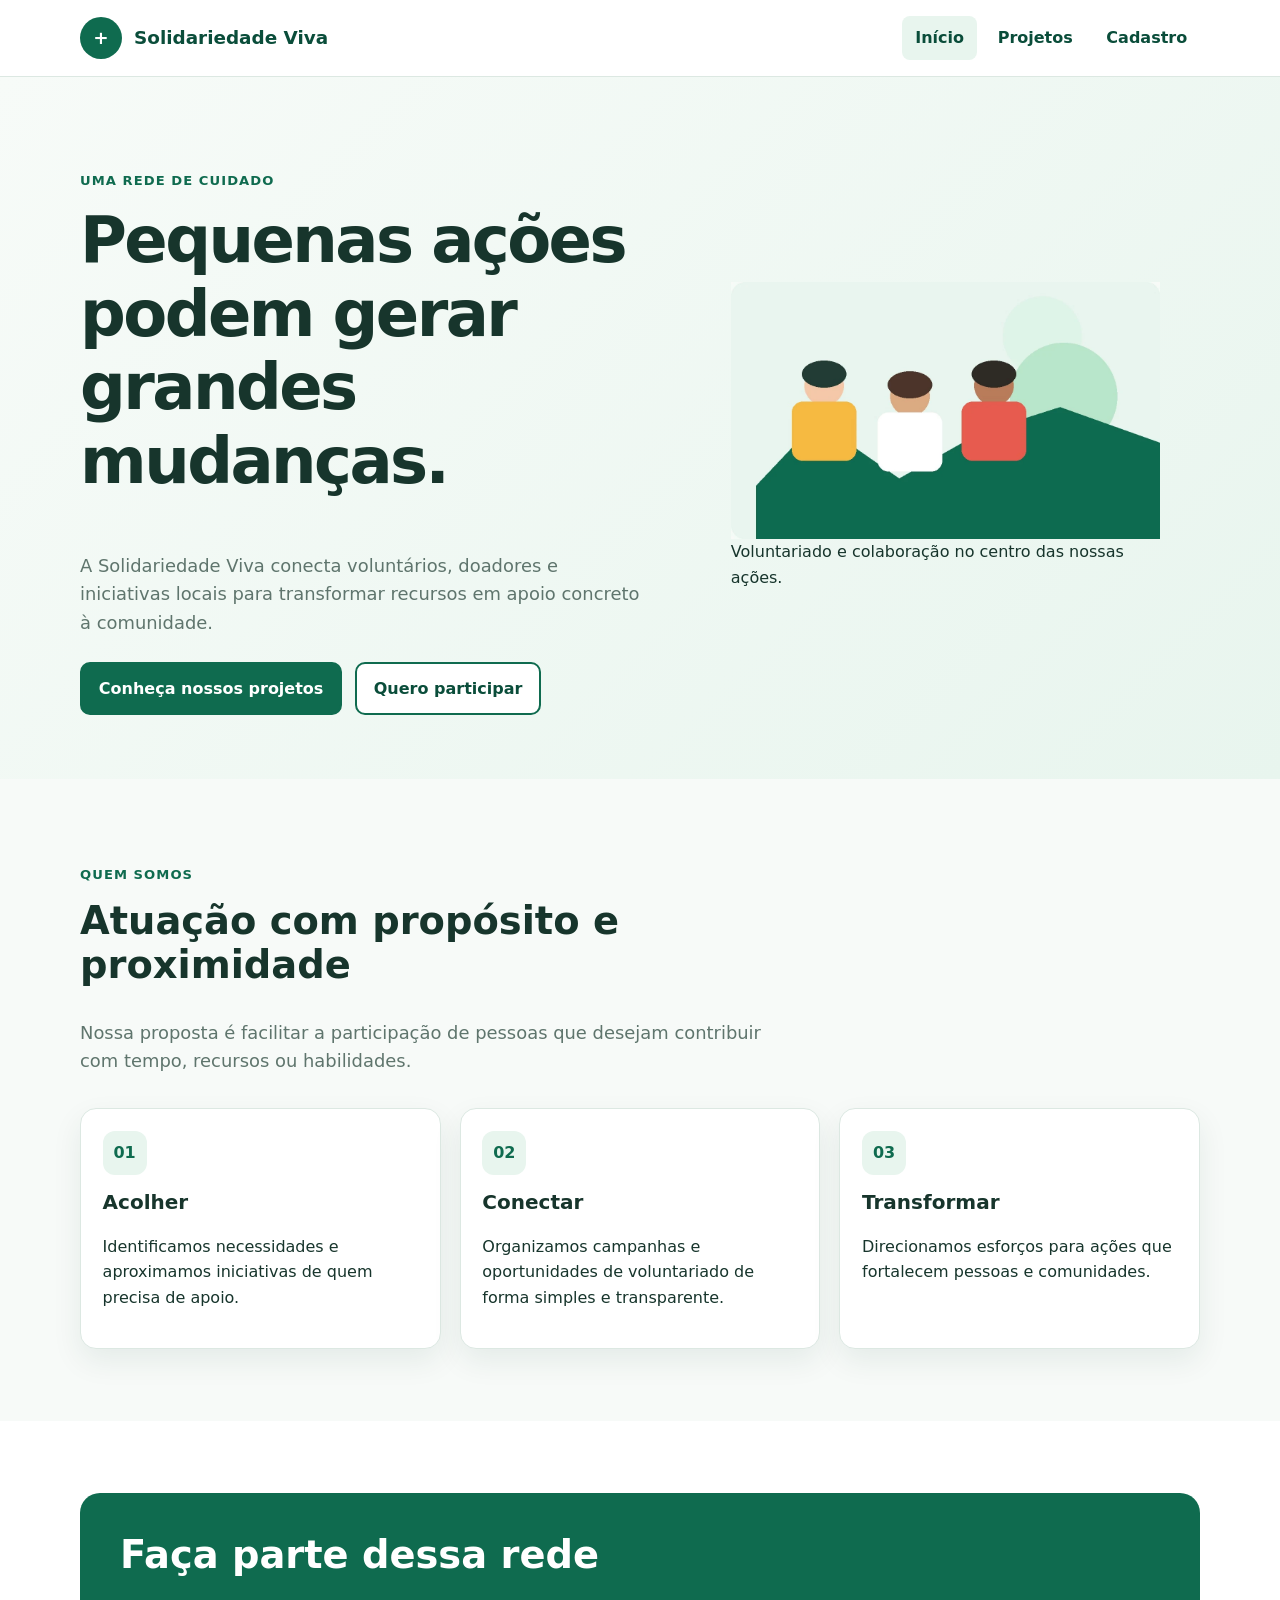
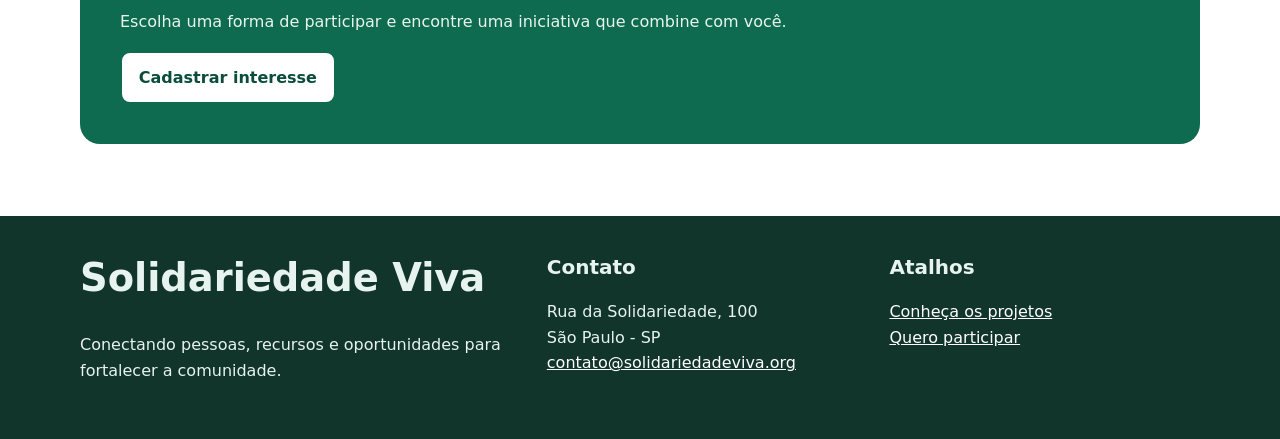
<file: projeto_ong/index.html>
<!doctype html>
<html lang="pt-BR">
<head>
<meta charset="utf-8"><meta name="viewport" content="width=device-width,initial-scale=1">
<meta name="description" content="Solidariedade Viva: iniciativas de doação e voluntariado para fortalecer a comunidade.">
<title>Solidariedade Viva | Início</title><link rel="stylesheet" href="css/style.css">
</head><body><a class="skip-link" href="#conteudo">Pular para o conteúdo</a>
<header class="site-header">
  <div class="container navbar">
    <a class="brand" href="index.html"><span class="logo-mark" aria-hidden="true">+</span> Solidariedade Viva</a>
    <nav aria-label="Navegação principal" class="nav-links">
      <a href="index.html" class="active">Início</a>
      <a href="projetos.html" >Projetos</a>
      <a href="cadastro.html" >Cadastro</a>
    </nav>
  </div>
</header>
<main id="conteudo">
<section class="hero"><div class="container hero-grid">
<div><p class="eyebrow">Uma rede de cuidado</p><h1>Pequenas ações podem gerar grandes mudanças.</h1>
<p class="lead">A Solidariedade Viva conecta voluntários, doadores e iniciativas locais para transformar recursos em apoio concreto à comunidade.</p>
<div class="actions"><a class="btn btn-primary" href="projetos.html">Conheça nossos projetos</a><a class="btn btn-secondary" href="cadastro.html">Quero participar</a></div></div>
<figure><picture><source srcset="img/ong.webp" type="image/webp"><img src="img/ong.jpg" alt="Grupo de voluntários reunidos em uma ação comunitária"></picture><figcaption>Voluntariado e colaboração no centro das nossas ações.</figcaption></figure>
</div></section>
<section class="section"><div class="container"><div class="section-head"><p class="eyebrow">Quem somos</p><h2>Atuação com propósito e proximidade</h2><p class="lead">Nossa proposta é facilitar a participação de pessoas que desejam contribuir com tempo, recursos ou habilidades.</p></div>
<div class="grid-3"><article class="card"><div class="card-body"><div class="icon" aria-hidden="true">01</div><h3>Acolher</h3><p>Identificamos necessidades e aproximamos iniciativas de quem precisa de apoio.</p></div></article>
<article class="card"><div class="card-body"><div class="icon" aria-hidden="true">02</div><h3>Conectar</h3><p>Organizamos campanhas e oportunidades de voluntariado de forma simples e transparente.</p></div></article>
<article class="card"><div class="card-body"><div class="icon" aria-hidden="true">03</div><h3>Transformar</h3><p>Direcionamos esforços para ações que fortalecem pessoas e comunidades.</p></div></article></div></div></section>
<section class="section alt"><div class="container"><div class="cta"><h2>Faça parte dessa rede</h2><p>Escolha uma forma de participar e encontre uma iniciativa que combine com você.</p><a class="btn btn-secondary" href="cadastro.html">Cadastrar interesse</a></div></div></section>
</main><footer class="site-footer">
  <div class="container footer-grid">
    <div><h2>Solidariedade Viva</h2><p>Conectando pessoas, recursos e oportunidades para fortalecer a comunidade.</p></div>
    <div><h3>Contato</h3><address>Rua da Solidariedade, 100<br>São Paulo - SP<br><a href="mailto:contato@solidariedadeviva.org">contato@solidariedadeviva.org</a></address></div>
    <div><h3>Atalhos</h3><p><a href="projetos.html">Conheça os projetos</a><br><a href="cadastro.html">Quero participar</a></p></div>
  </div>
</footer></body></html>
</file>
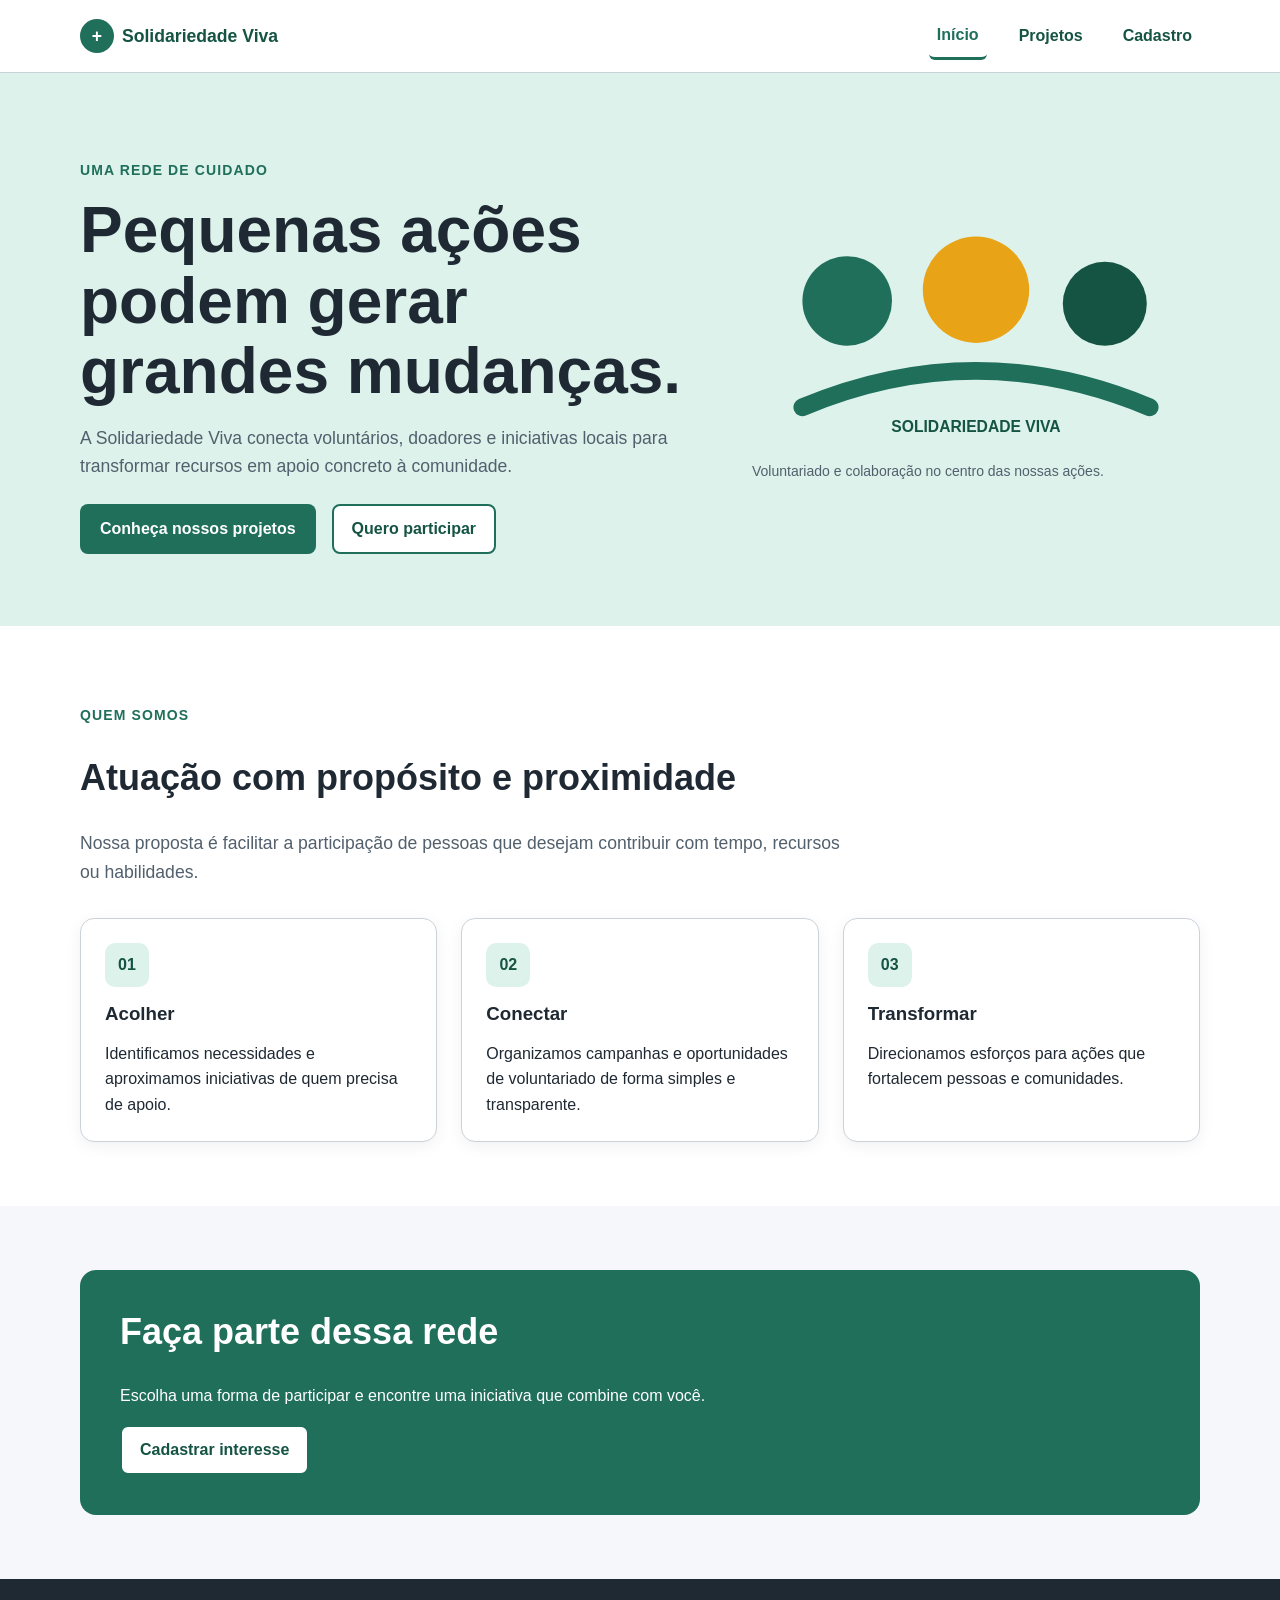
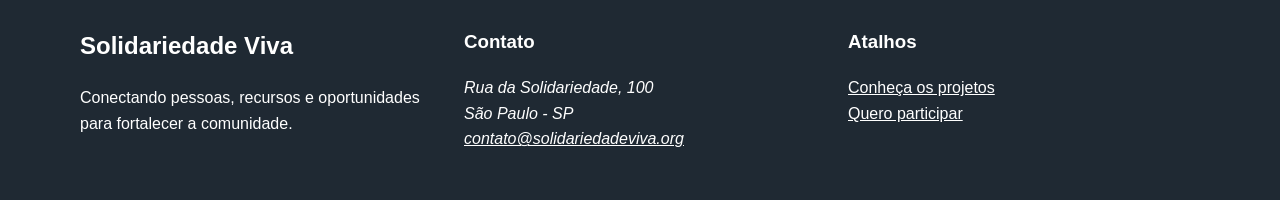
<file: projeto_solidariedade_viva_css3_completo/index.html>
<!doctype html>
<html lang="pt-BR">
<head><meta charset="utf-8"><meta name="viewport" content="width=device-width,initial-scale=1">
<meta name="description" content="Solidariedade Viva: plataforma para divulgação de projetos, doações e voluntariado."><title>Solidariedade Viva | Início</title><link rel="stylesheet" href="css/style.css"></head>
<body><a class="skip-link" href="#conteudo">Pular para o conteúdo</a>
<header class="site-header"><div class="container navbar">
<a class="brand" href="index.html"><span class="logo-mark" aria-hidden="true">+</span> Solidariedade Viva</a>
<button class="menu-toggle" type="button" aria-expanded="false" aria-controls="menuPrincipal" aria-label="Abrir menu">☰</button>
<nav id="menuPrincipal" aria-label="Navegação principal" class="nav-links"><a href="index.html" class="active">Início</a><a href="projetos.html">Projetos</a><a href="cadastro.html">Cadastro</a></nav>
</div></header>
<main id="conteudo">
<section class="hero"><div class="container hero-grid"><div><p class="eyebrow">Uma rede de cuidado</p><h1>Pequenas ações podem gerar grandes mudanças.</h1><p class="lead">A Solidariedade Viva conecta voluntários, doadores e iniciativas locais para transformar recursos em apoio concreto à comunidade.</p><div class="actions"><a class="btn btn-primary" href="projetos.html">Conheça nossos projetos</a><a class="btn btn-secondary" href="cadastro.html">Quero participar</a></div></div><figure class="hero-figure"><img src="img/ong.svg" alt="Grupo de voluntários reunidos em uma ação comunitária"><figcaption>Voluntariado e colaboração no centro das nossas ações.</figcaption></figure></div></section>
<section class="section"><div class="container"><div class="section-head"><p class="eyebrow">Quem somos</p><h2>Atuação com propósito e proximidade</h2><p class="lead">Nossa proposta é facilitar a participação de pessoas que desejam contribuir com tempo, recursos ou habilidades.</p></div><div class="grid-3"><article class="card"><div class="card-body"><div class="icon" aria-hidden="true">01</div><h3>Acolher</h3><p>Identificamos necessidades e aproximamos iniciativas de quem precisa de apoio.</p></div></article><article class="card"><div class="card-body"><div class="icon" aria-hidden="true">02</div><h3>Conectar</h3><p>Organizamos campanhas e oportunidades de voluntariado de forma simples e transparente.</p></div></article><article class="card"><div class="card-body"><div class="icon" aria-hidden="true">03</div><h3>Transformar</h3><p>Direcionamos esforços para ações que fortalecem pessoas e comunidades.</p></div></article></div></div></section>
<section class="section alt"><div class="container"><div class="cta"><h2>Faça parte dessa rede</h2><p>Escolha uma forma de participar e encontre uma iniciativa que combine com você.</p><a class="btn btn-secondary" href="cadastro.html">Cadastrar interesse</a></div></div></section>
</main><footer class="site-footer"><div class="container footer-grid"><div><h2>Solidariedade Viva</h2><p>Conectando pessoas, recursos e oportunidades para fortalecer a comunidade.</p></div><div><h3>Contato</h3><address>Rua da Solidariedade, 100<br>São Paulo - SP<br><a href="mailto:contato@solidariedadeviva.org">contato@solidariedadeviva.org</a></address></div><div><h3>Atalhos</h3><p><a href="projetos.html">Conheça os projetos</a><br><a href="cadastro.html">Quero participar</a></p></div></div></footer>
<script src="js/script.js"></script></body></html>
</file>
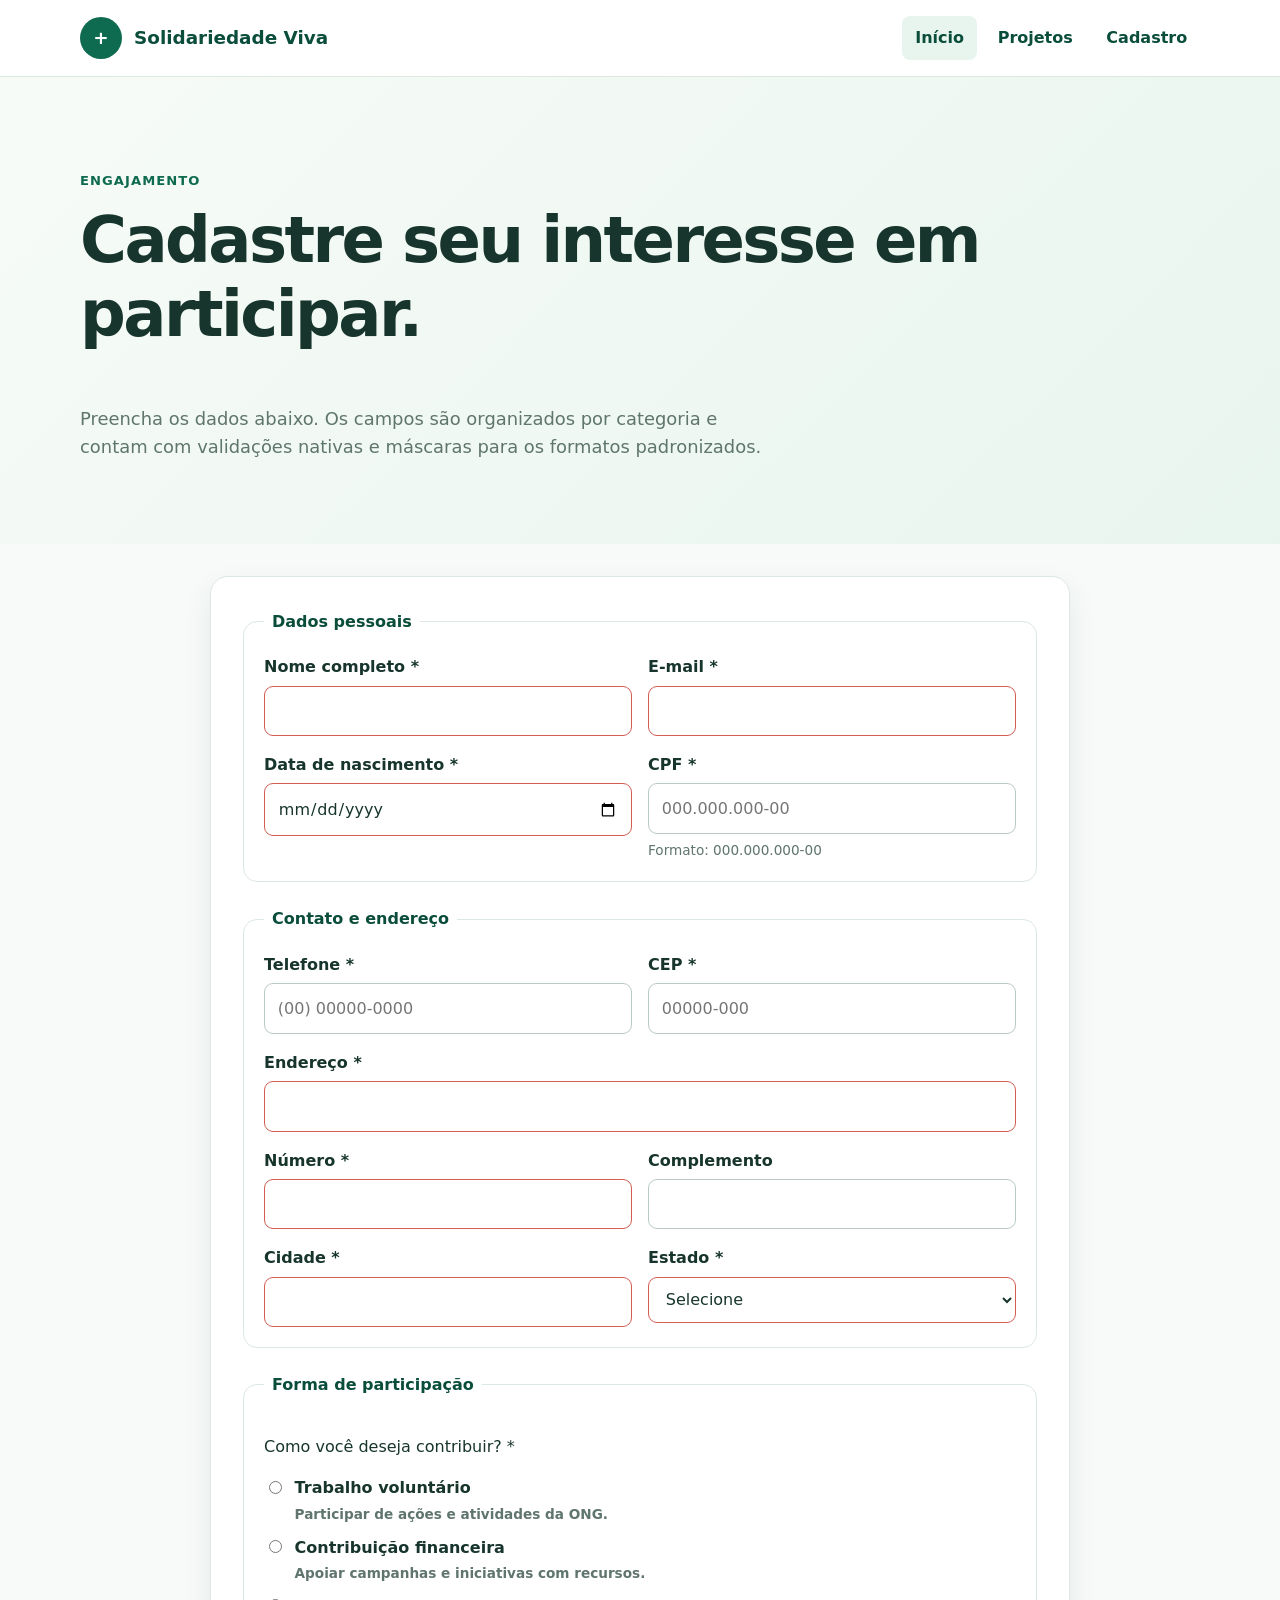
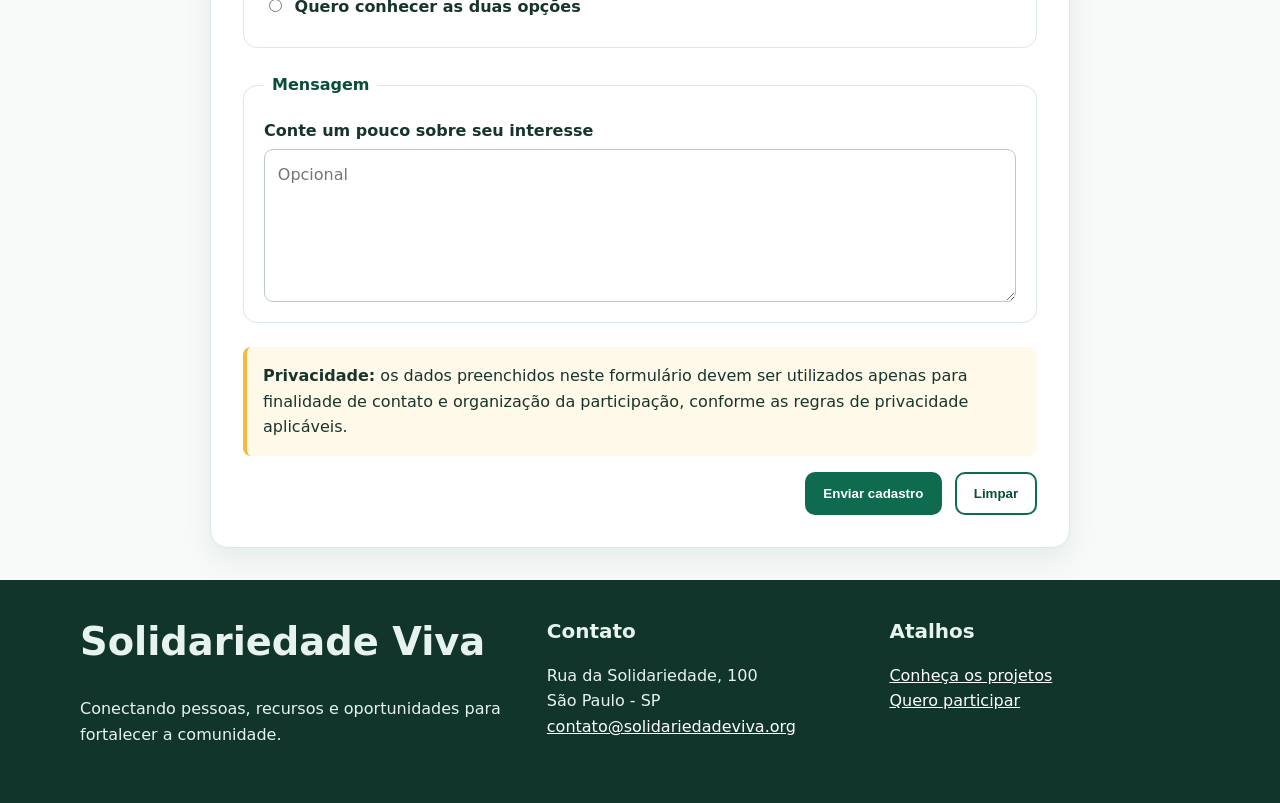
<file: projeto_ong/cadastro.html>
<!doctype html>
<html lang="pt-BR">
<head><meta charset="utf-8"><meta name="viewport" content="width=device-width,initial-scale=1">
<meta name="description" content="Cadastre seu interesse em voluntariado ou contribuição para a Solidariedade Viva.">
<title>Solidariedade Viva | Cadastro</title><link rel="stylesheet" href="css/style.css"></head><body>
<a class="skip-link" href="#conteudo">Pular para o conteúdo</a>
<header class="site-header">
  <div class="container navbar">
    <a class="brand" href="index.html"><span class="logo-mark" aria-hidden="true">+</span> Solidariedade Viva</a>
    <nav aria-label="Navegação principal" class="nav-links">
      <a href="index.html" class="active">Início</a>
      <a href="projetos.html" >Projetos</a>
      <a href="cadastro.html" >Cadastro</a>
    </nav>
  </div>
</header>
<main id="conteudo"><section class="hero"><div class="container"><p class="eyebrow">Engajamento</p><h1>Cadastre seu interesse em participar.</h1><p class="lead">Preencha os dados abaixo. Os campos são organizados por categoria e contam com validações nativas e máscaras para os formatos padronizados.</p></div></section>
<div class="container"><form id="cadastroForm" class="form-wrap" action="#" method="post" novalidate>
<fieldset><legend>Dados pessoais</legend><div class="form-grid">
<div class="field"><label for="nome">Nome completo *</label><input id="nome" name="nome" type="text" autocomplete="name" required minlength="3"></div>
<div class="field"><label for="email">E-mail *</label><input id="email" name="email" type="email" autocomplete="email" required></div>
<div class="field"><label for="nascimento">Data de nascimento *</label><input id="nascimento" name="nascimento" type="date" autocomplete="bday" required></div>
<div class="field"><label for="cpf">CPF *</label><input id="cpf" name="cpf" type="text" inputmode="numeric" placeholder="000.000.000-00" maxlength="14" pattern="[0-9]{3}\.[0-9]{3}\.[0-9]{3}-[0-9]{2}" title="Digite o CPF no formato 000.000.000-00" required><span class="help">Formato: 000.000.000-00</span></div>
</div></fieldset>
<fieldset><legend>Contato e endereço</legend><div class="form-grid">
<div class="field"><label for="telefone">Telefone *</label><input id="telefone" name="telefone" type="tel" inputmode="tel" placeholder="(00) 00000-0000" maxlength="15" pattern="\([0-9]{2}\) [0-9]{5}-[0-9]{4}" title="Digite o telefone no formato (00) 00000-0000" autocomplete="tel" required></div>
<div class="field"><label for="cep">CEP *</label><input id="cep" name="cep" type="text" inputmode="numeric" placeholder="00000-000" maxlength="9" pattern="[0-9]{5}-[0-9]{3}" title="Digite o CEP no formato 00000-000" autocomplete="postal-code" required></div>
<div class="field full"><label for="endereco">Endereço *</label><input id="endereco" name="endereco" type="text" autocomplete="street-address" required></div>
<div class="field"><label for="numero">Número *</label><input id="numero" name="numero" type="number" min="1" required></div>
<div class="field"><label for="complemento">Complemento</label><input id="complemento" name="complemento" type="text" autocomplete="address-line2"></div>
<div class="field"><label for="cidade">Cidade *</label><input id="cidade" name="cidade" type="text" autocomplete="address-level2" required></div>
<div class="field"><label for="estado">Estado *</label><select id="estado" name="estado" autocomplete="address-level1" required><option value="">Selecione</option><option>AC</option><option>AL</option><option>AP</option><option>AM</option><option>BA</option><option>CE</option><option>DF</option><option>ES</option><option>GO</option><option>MA</option><option>MT</option><option>MS</option><option>MG</option><option>PA</option><option>PB</option><option>PR</option><option>PE</option><option>PI</option><option>RJ</option><option>RN</option><option>RS</option><option>RO</option><option>RR</option><option>SC</option><option>SP</option><option>SE</option><option>TO</option></select></div>
</div></fieldset>
<fieldset><legend>Forma de participação</legend>
<p>Como você deseja contribuir? *</p>
<label class="choice"><input type="radio" name="participacao" value="voluntariado" required> <span><strong>Trabalho voluntário</strong><br><span class="help">Participar de ações e atividades da ONG.</span></span></label>
<label class="choice"><input type="radio" name="participacao" value="doacao"> <span><strong>Contribuição financeira</strong><br><span class="help">Apoiar campanhas e iniciativas com recursos.</span></span></label>
<label class="choice"><input type="radio" name="participacao" value="ambos"> <span><strong>Quero conhecer as duas opções</strong></span></label>
</fieldset>
<fieldset><legend>Mensagem</legend><div class="field"><label for="mensagem">Conte um pouco sobre seu interesse</label><textarea id="mensagem" name="mensagem" rows="5" maxlength="500" placeholder="Opcional"></textarea></div></fieldset>
<div class="note"><strong>Privacidade:</strong> os dados preenchidos neste formulário devem ser utilizados apenas para finalidade de contato e organização da participação, conforme as regras de privacidade aplicáveis.</div>
<div class="form-actions" style="margin-top:1rem"><button class="btn btn-primary" type="submit">Enviar cadastro</button><button class="btn btn-secondary" type="reset">Limpar</button></div>
</form></div></main><footer class="site-footer">
  <div class="container footer-grid">
    <div><h2>Solidariedade Viva</h2><p>Conectando pessoas, recursos e oportunidades para fortalecer a comunidade.</p></div>
    <div><h3>Contato</h3><address>Rua da Solidariedade, 100<br>São Paulo - SP<br><a href="mailto:contato@solidariedadeviva.org">contato@solidariedadeviva.org</a></address></div>
    <div><h3>Atalhos</h3><p><a href="projetos.html">Conheça os projetos</a><br><a href="cadastro.html">Quero participar</a></p></div>
  </div>
</footer><script src="js/script.js"></script></body></html>
</file>
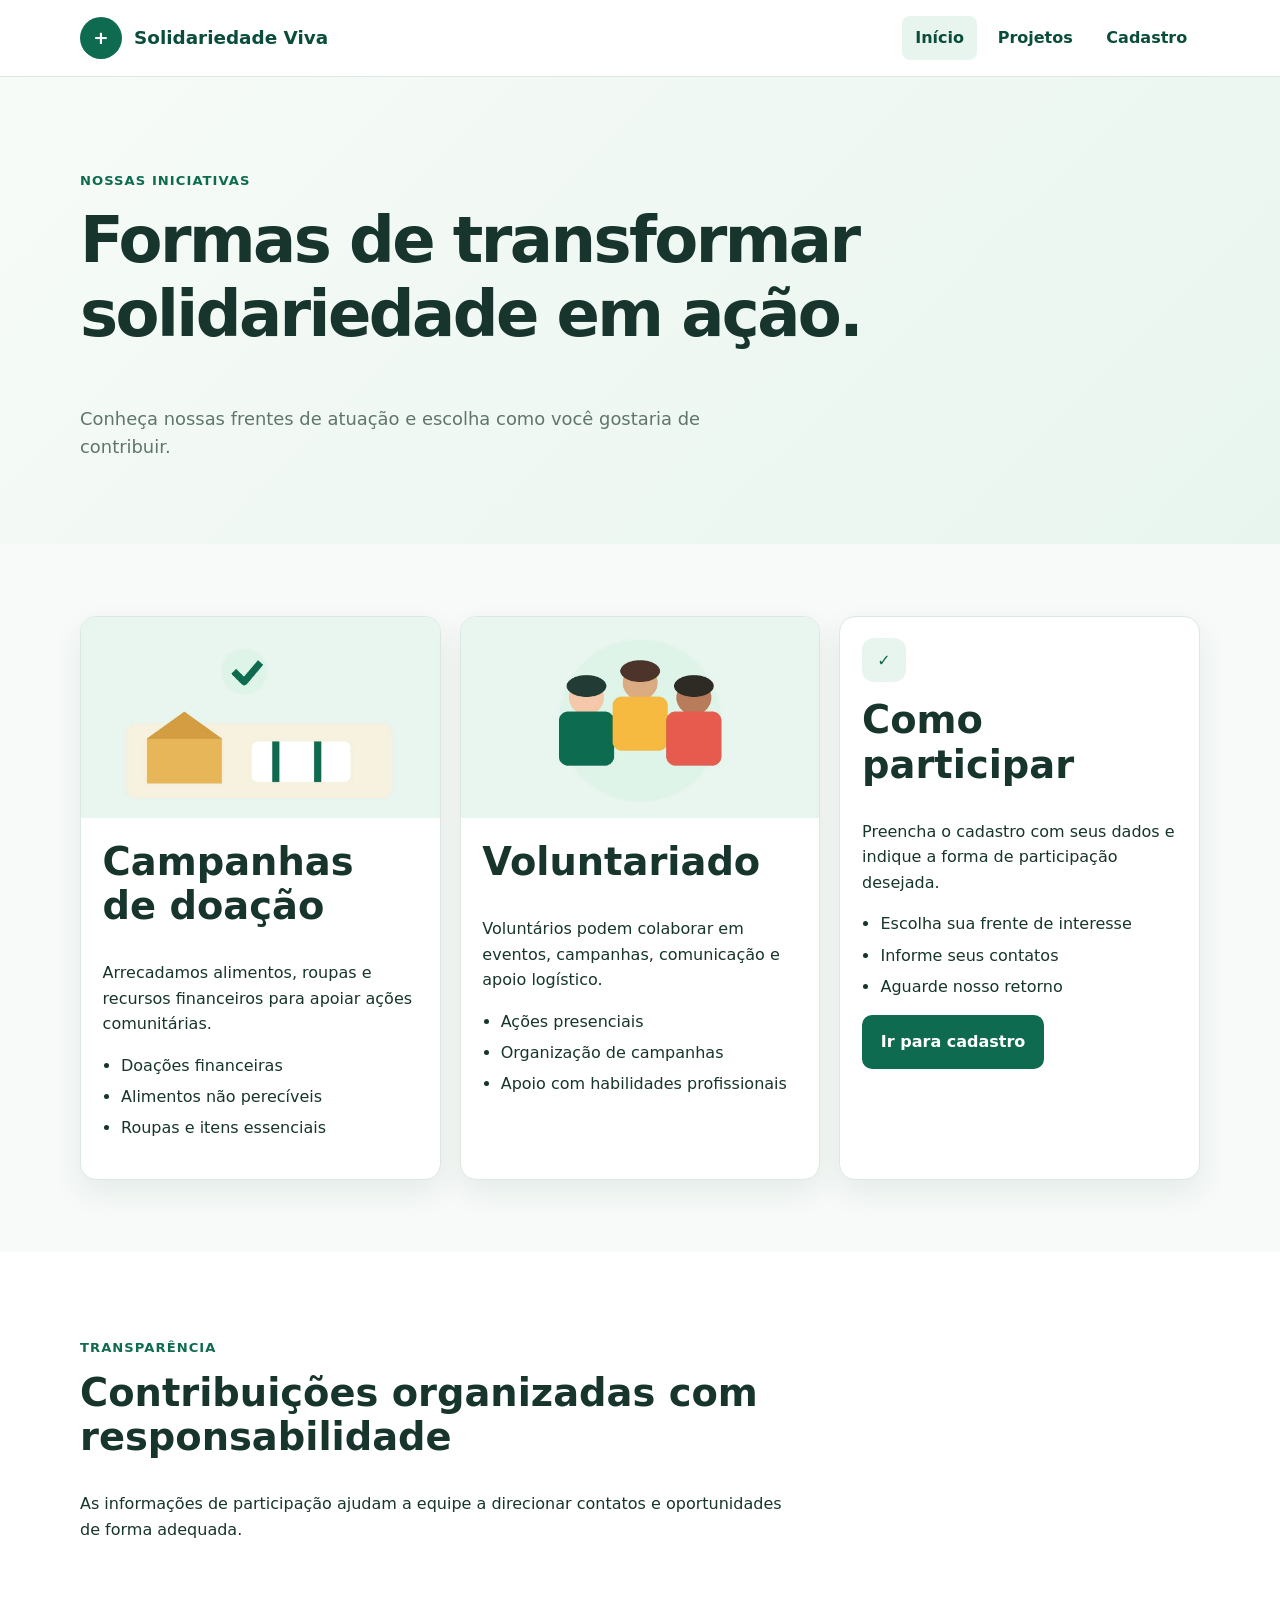
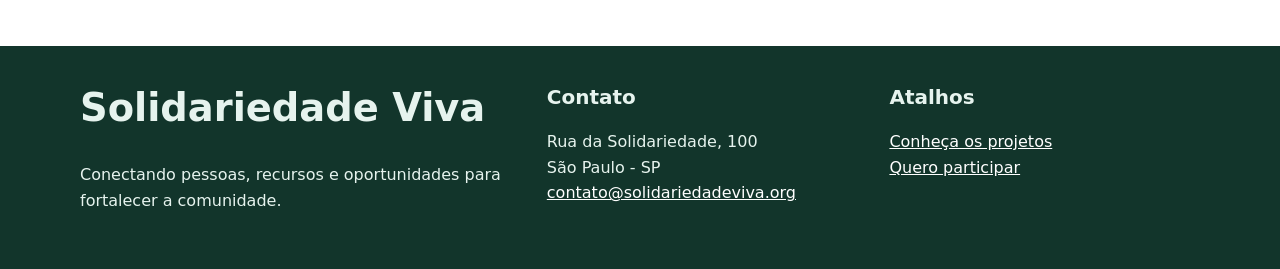
<file: projeto_ong/projetos.html>
<!doctype html>
<html lang="pt-BR">
<head><meta charset="utf-8"><meta name="viewport" content="width=device-width,initial-scale=1">
<meta name="description" content="Conheça as campanhas de doação e oportunidades de voluntariado da Solidariedade Viva.">
<title>Solidariedade Viva | Projetos</title><link rel="stylesheet" href="css/style.css"></head><body>
<a class="skip-link" href="#conteudo">Pular para o conteúdo</a>
<header class="site-header">
  <div class="container navbar">
    <a class="brand" href="index.html"><span class="logo-mark" aria-hidden="true">+</span> Solidariedade Viva</a>
    <nav aria-label="Navegação principal" class="nav-links">
      <a href="index.html" class="active">Início</a>
      <a href="projetos.html" >Projetos</a>
      <a href="cadastro.html" >Cadastro</a>
    </nav>
  </div>
</header>
<main id="conteudo"><section class="hero"><div class="container"><p class="eyebrow">Nossas iniciativas</p><h1>Formas de transformar solidariedade em ação.</h1><p class="lead">Conheça nossas frentes de atuação e escolha como você gostaria de contribuir.</p></div></section>
<section class="section"><div class="container grid-3">
<article class="card"><picture><source srcset="img/doacao.webp" type="image/webp"><img src="img/doacao.jpg" alt="Caixas e recursos organizados para uma campanha de doação"></picture><div class="card-body"><h2>Campanhas de doação</h2><p>Arrecadamos alimentos, roupas e recursos financeiros para apoiar ações comunitárias.</p><ul class="list"><li>Doações financeiras</li><li>Alimentos não perecíveis</li><li>Roupas e itens essenciais</li></ul></div></article>
<article class="card"><picture><source srcset="img/voluntariado.webp" type="image/webp"><img src="img/voluntariado.jpg" alt="Três voluntários colaborando em uma atividade comunitária"></picture><div class="card-body"><h2>Voluntariado</h2><p>Voluntários podem colaborar em eventos, campanhas, comunicação e apoio logístico.</p><ul class="list"><li>Ações presenciais</li><li>Organização de campanhas</li><li>Apoio com habilidades profissionais</li></ul></div></article>
<article class="card"><div class="card-body"><div class="icon" aria-hidden="true">✓</div><h2>Como participar</h2><p>Preencha o cadastro com seus dados e indique a forma de participação desejada.</p><ul class="list"><li>Escolha sua frente de interesse</li><li>Informe seus contatos</li><li>Aguarde nosso retorno</li></ul><a class="btn btn-primary" href="cadastro.html">Ir para cadastro</a></div></article>
</div></section>
<section class="section alt"><div class="container"><div class="section-head"><p class="eyebrow">Transparência</p><h2>Contribuições organizadas com responsabilidade</h2><p>As informações de participação ajudam a equipe a direcionar contatos e oportunidades de forma adequada.</p></div></div></section>
</main><footer class="site-footer">
  <div class="container footer-grid">
    <div><h2>Solidariedade Viva</h2><p>Conectando pessoas, recursos e oportunidades para fortalecer a comunidade.</p></div>
    <div><h3>Contato</h3><address>Rua da Solidariedade, 100<br>São Paulo - SP<br><a href="mailto:contato@solidariedadeviva.org">contato@solidariedadeviva.org</a></address></div>
    <div><h3>Atalhos</h3><p><a href="projetos.html">Conheça os projetos</a><br><a href="cadastro.html">Quero participar</a></p></div>
  </div>
</footer></body></html>
</file>
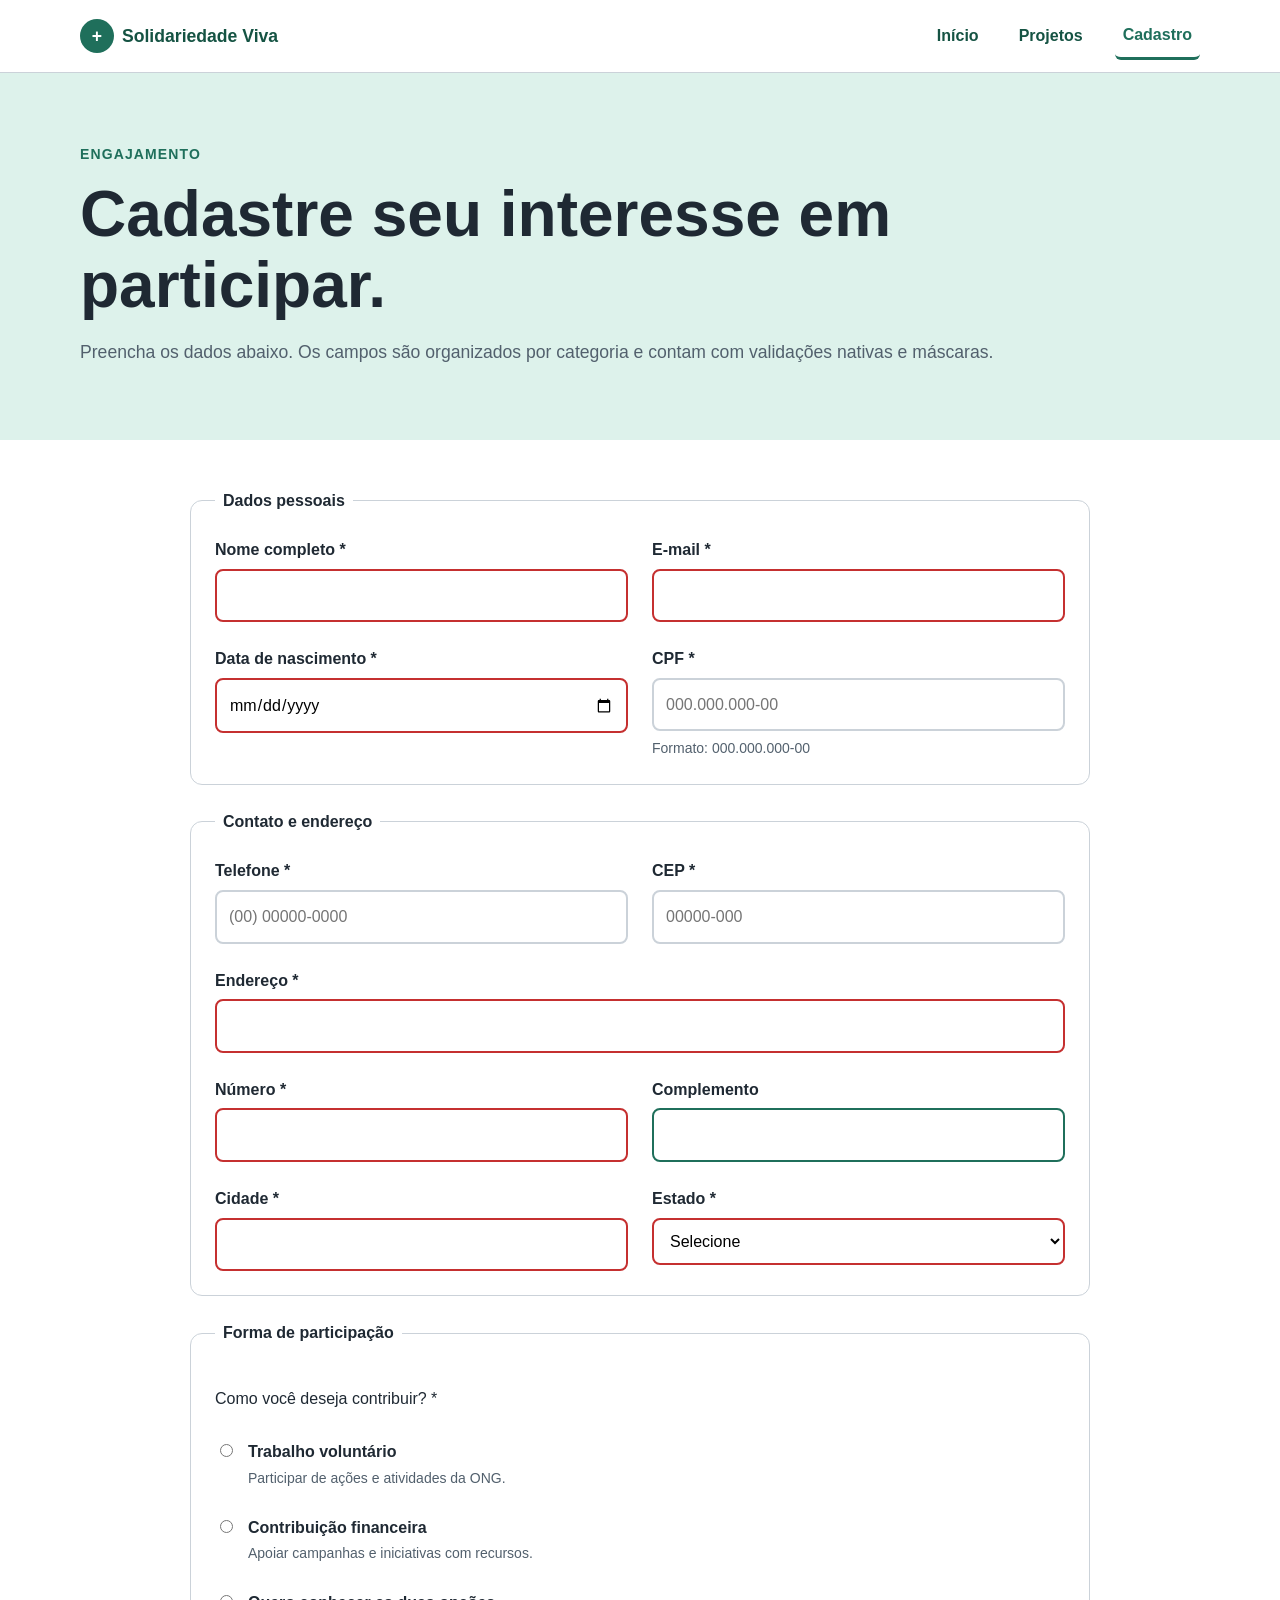
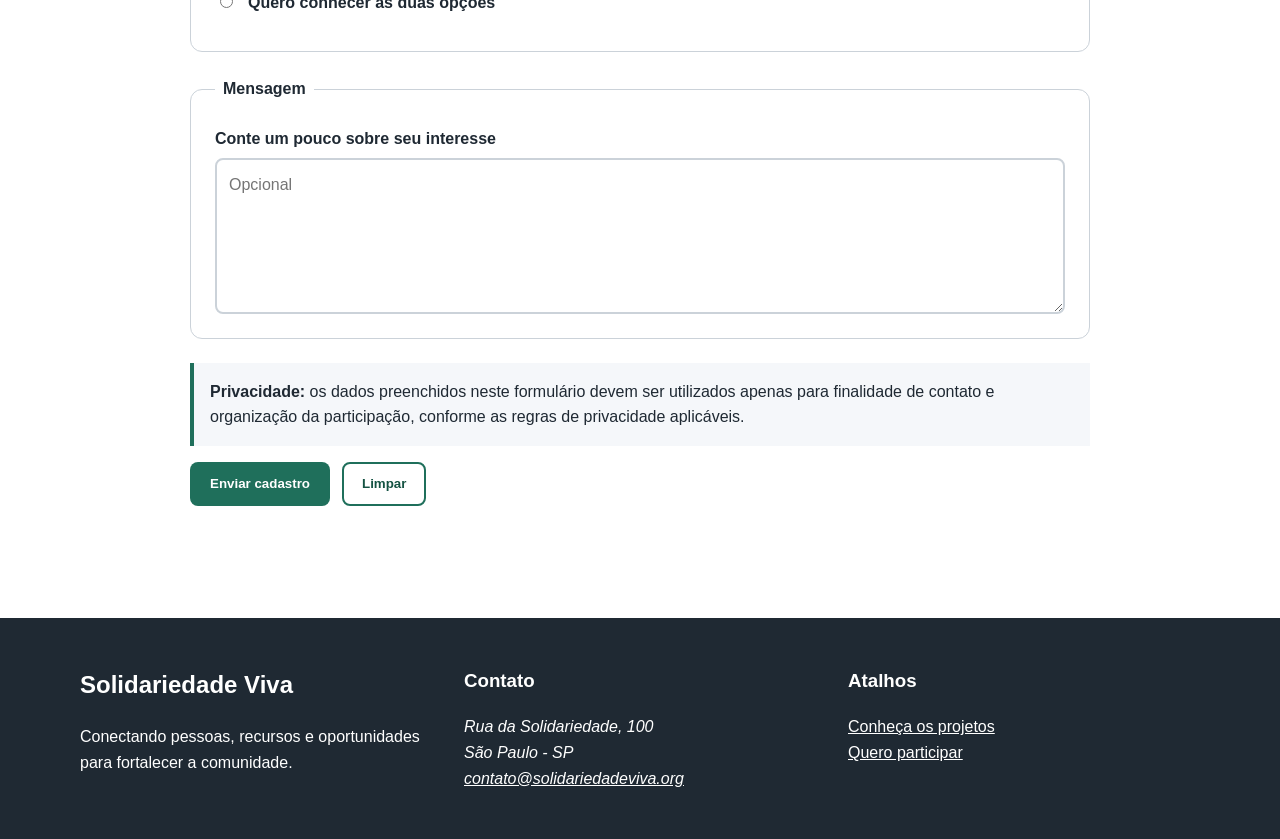
<file: projeto_solidariedade_viva_css3_completo/cadastro.html>
<!doctype html>
<html lang="pt-BR"><head><meta charset="utf-8">
    <meta name="viewport" content="width=device-width,initial-scale=1">
    <meta name="description" content="Cadastre seu interesse em voluntariado ou contribuição para a Solidariedade Viva.">
    <title>Solidariedade Viva | Cadastro</title>
    <link rel="stylesheet" href="css/style.css"></head>
<body><a class="skip-link" href="#conteudo">Pular para o conteúdo</a>
    <header class="site-header">
        <div class="container navbar"><a class="brand" href="index.html">
            <span class="logo-mark" aria-hidden="true">+</span> Solidariedade Viva</a>
            <button class="menu-toggle" type="button" aria-expanded="false" aria-controls="menuPrincipal" aria-label="Abrir menu">☰</button>
            <nav id="menuPrincipal" aria-label="Navegação principal" class="nav-links">
                <a href="index.html">Início</a>
                <a href="projetos.html">Projetos</a>
                <a href="cadastro.html" class="active">Cadastro</a>
            </nav>
        </div>
    </header>
<main id="conteudo">
    <section class="hero compact">
        <div class="container">
            <p class="eyebrow">Engajamento</p>
            <h1>Cadastre seu interesse em participar.</h1>
            <p class="lead">Preencha os dados abaixo. Os campos são organizados por categoria e contam com validações nativas e máscaras.</p>
        </div>
    </section>
    <div class="container">
        <form id="cadastroForm" class="form-wrap" action="#" method="post">
<fieldset>
    <legend>Dados pessoais</legend>
    <div class="form-grid">
        <div class="field">
            <label for="nome">Nome completo *</label>
            <input id="nome" name="nome" type="text" autocomplete="name" required minlength="3">
        </div>
        <div class="field">
            <label for="email">E-mail *</label>
            <input id="email" name="email" type="email" autocomplete="email" required>
        </div>
        <div class="field">
            <label for="nascimento">Data de nascimento *</label>
            <input id="nascimento" name="nascimento" type="date" autocomplete="bday" required>
        </div>
        <div class="field">
            <label for="cpf">CPF *</label>
            <input id="cpf" name="cpf" type="text" inputmode="numeric" placeholder="000.000.000-00" maxlength="14" pattern="[0-9]{3}\.[0-9]{3}\.[0-9]{3}-[0-9]{2}" title="Digite o CPF no formato 000.000.000-00" required>
            <span class="help">Formato: 000.000.000-00</span>
        </div>
    </div>
</fieldset>

<fieldset>
    <legend>Contato e endereço</legend>
    <div class="form-grid">
        <div class="field">
            <label for="telefone">Telefone *</label>
            <input id="telefone" name="telefone" type="tel" inputmode="tel" placeholder="(00) 00000-0000" maxlength="15" pattern="\([0-9]{2}\) [0-9]{5}-[0-9]{4}" title="Digite o telefone no formato (00) 00000-0000" autocomplete="tel" required>
        </div>
        <div class="field">
            <label for="cep">CEP *</label>
            <input id="cep" name="cep" type="text" inputmode="numeric" placeholder="00000-000" maxlength="9" pattern="[0-9]{5}-[0-9]{3}" title="Digite o CEP no formato 00000-000" autocomplete="postal-code" required>
        </div>
        <div class="field full">
            <label for="endereco">Endereço *</label>
            <input id="endereco" name="endereco" type="text" autocomplete="street-address" required>
        </div>
        <div class="field">
            <label for="numero">Número *</label>
            <input id="numero" name="numero" type="number" min="1" required></div>
            <div class="field">
                <label for="complemento">Complemento</label>
                <input id="complemento" name="complemento" type="text" autocomplete="address-line2">
            </div>
            <div class="field">
                <label for="cidade">Cidade *</label>
                <input id="cidade" name="cidade" type="text" autocomplete="address-level2" required>
            </div>
            <div class="field">
                <label for="estado">Estado *</label>
                <select id="estado" name="estado" autocomplete="address-level1" required>
                    <option value="">Selecione</option>
                    <option>AC</option>
                    <option>AL</option>
                    <option>AP</option>
                    <option>AM</option>
                    <option>BA</option>
                    <option>CE</option>
                    <option>DF</option>
                    <option>ES</option>
                    <option>GO</option>
                    <option>MA</option>
                    <option>MT</option>
                    <option>MS</option>
                    <option>MG</option>
                    <option>PA</option>
                    <option>PB</option>
                    <option>PR</option>
                    <option>PE</option>
                    <option>PI</option>
                    <option>RJ</option>
                    <option>RN</option>
                    <option>RS</option>
                    <option>RO</option>
                    <option>RR</option>
                    <option>SC</option>
                    <option>SP</option>
                    <option>SE</option>
                    <option>TO</option>
                </select>
            </div>
        </div>
    </fieldset>
<fieldset>
    <legend>Forma de participação</legend>
    <p>Como você deseja contribuir? *</p>
    <label class="choice">
        <input type="radio" name="participacao" value="voluntariado" required>
        <span>
            <strong>Trabalho voluntário</strong>
            <br>
            <span class="help">Participar de ações e atividades da ONG.</span>
        </span>
    </label>
    <label class="choice">
        <input type="radio" name="participacao" value="doacao">
        <span>
            <strong>Contribuição financeira</strong>
            <br>
            <span class="help">Apoiar campanhas e iniciativas com recursos.</span>
        </span>
    </label>
    <label class="choice">
        <input type="radio" name="participacao" value="ambos">
        <span>
            <strong>Quero conhecer as duas opções</strong>
        </span>
    </label>
</fieldset>
<fieldset>
    <legend>Mensagem</legend>
    <div class="field">
        <label for="mensagem">Conte um pouco sobre seu interesse</label>
        <textarea id="mensagem" name="mensagem" rows="5" maxlength="500" placeholder="Opcional"></textarea>
    </div>
</fieldset>
<div class="note">
    <strong>Privacidade:</strong> os dados preenchidos neste formulário devem ser utilizados apenas para finalidade de contato e organização da participação, conforme as regras de privacidade aplicáveis.</div>
    <div class="form-actions">
        <button class="btn btn-primary" type="submit">Enviar cadastro</button>
        <button class="btn btn-secondary" type="reset">Limpar</button>
    </div>
</form>
</div>
</main>
<div id="toastContainer" aria-live="polite" aria-atomic="true"></div>
<footer class="site-footer">
    <div class="container footer-grid"><div>
        <h2>Solidariedade Viva</h2>
        <p>Conectando pessoas, recursos e oportunidades para fortalecer a comunidade.</p>
    </div>
    <div>
        <h3>Contato</h3>
        <address>Rua da Solidariedade, 100<br>São Paulo - SP<br>
            <a href="mailto:contato@solidariedadeviva.org">contato@solidariedadeviva.org</a>
        </address>
    </div>
    <div>
        <h3>Atalhos</h3>
        <p>
            <a href="projetos.html">Conheça os projetos</a>
            <br>
            <a href="cadastro.html">Quero participar</a>
        </p>
    </div>
</div>
</footer>
<script src="js/script.js"></script>
</body>
</html>
</file>
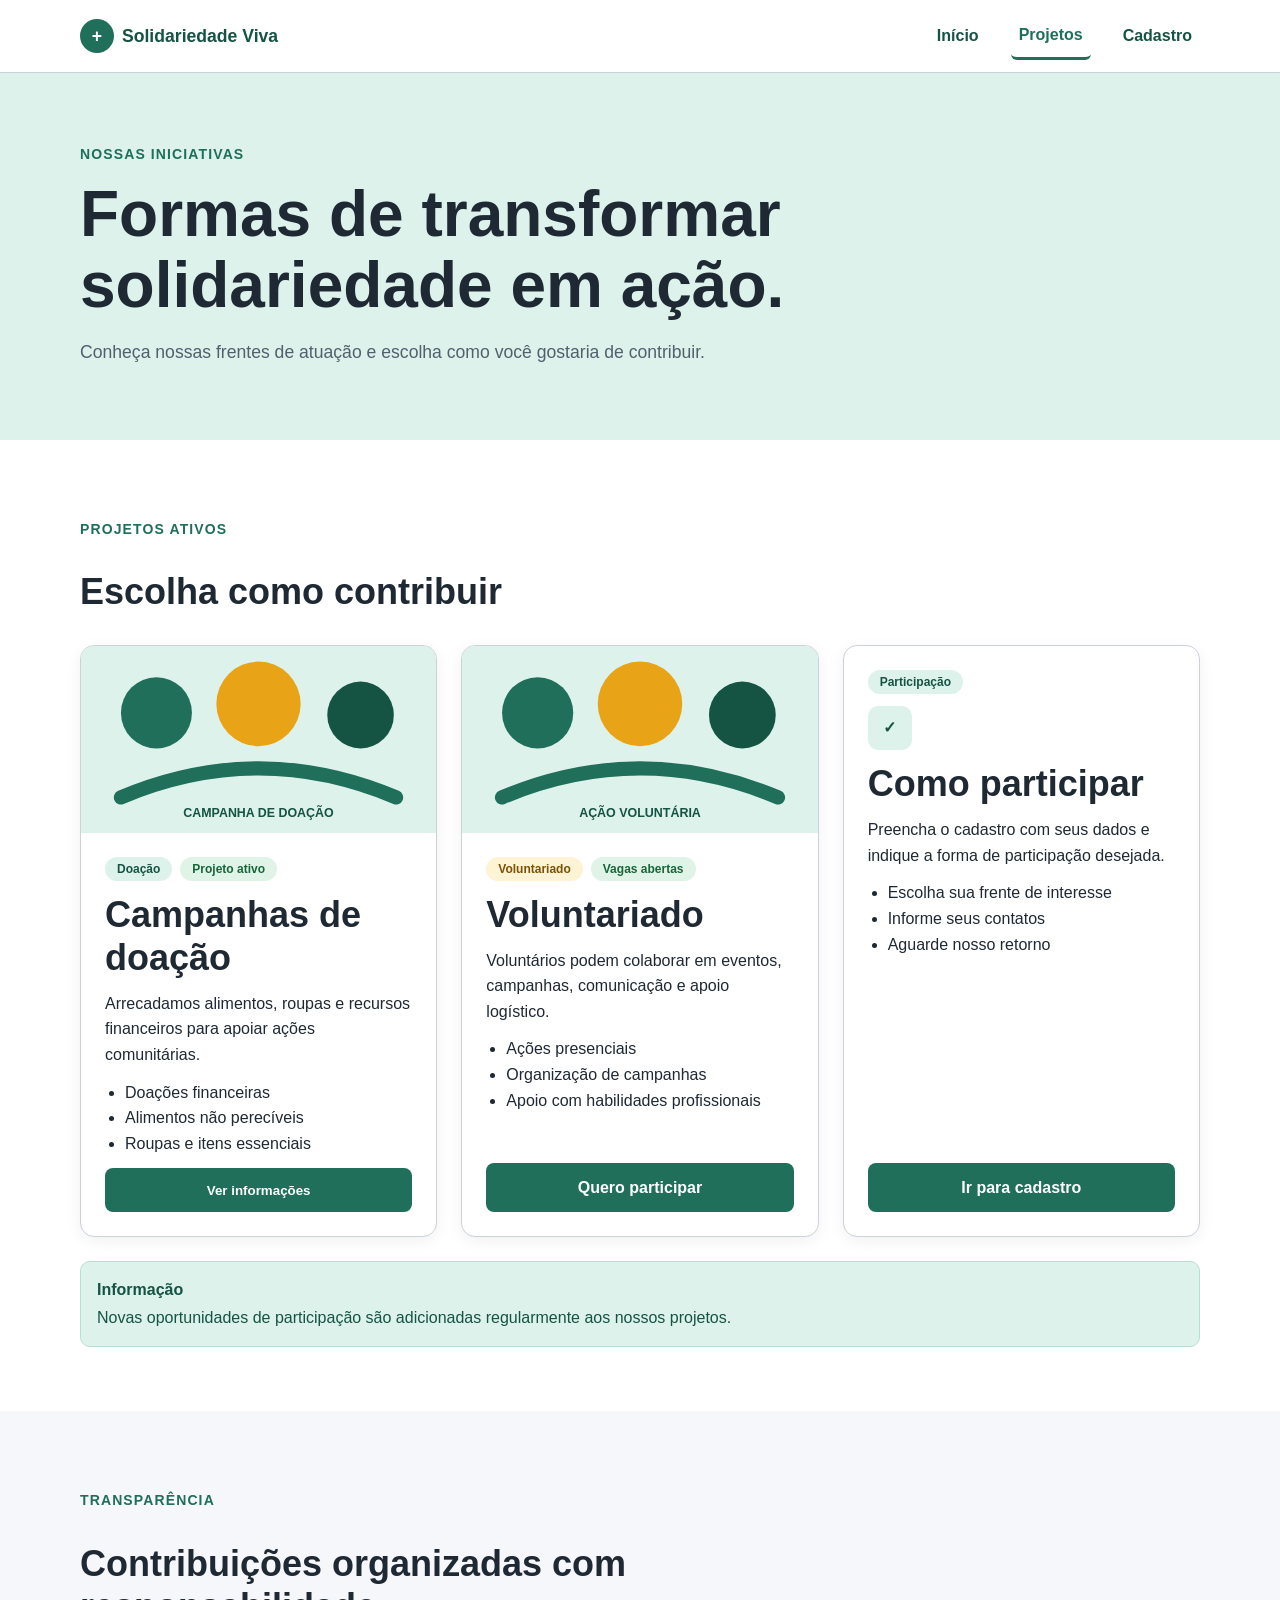
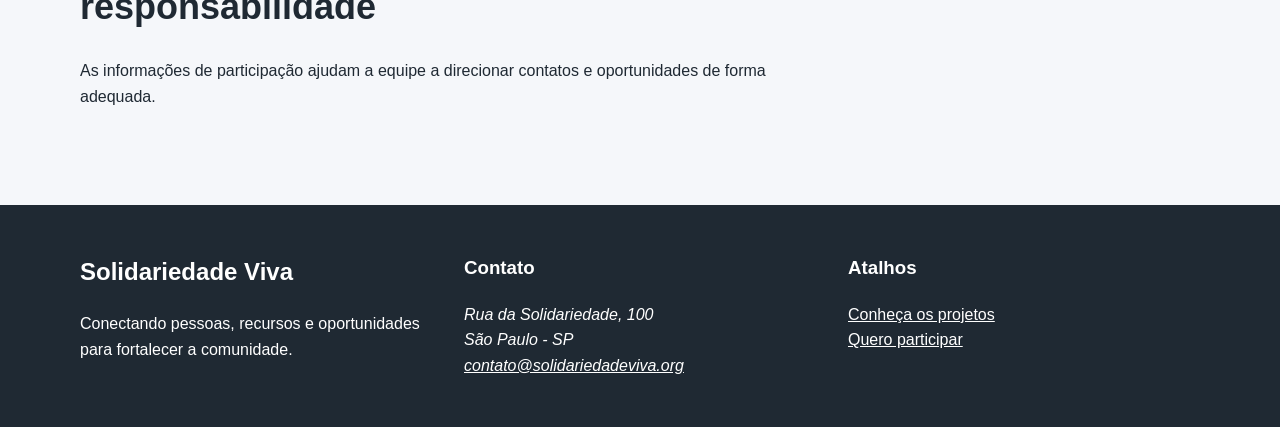
<file: projeto_solidariedade_viva_css3_completo/projetos.html>
<!doctype html>
<html lang="pt-BR"><head><meta charset="utf-8"><meta name="viewport" content="width=device-width,initial-scale=1"><meta name="description" content="Conheça os projetos, campanhas e oportunidades de voluntariado da Solidariedade Viva."><title>Solidariedade Viva | Projetos</title><link rel="stylesheet" href="css/style.css"></head>
<body><a class="skip-link" href="#conteudo">Pular para o conteúdo</a><header class="site-header"><div class="container navbar"><a class="brand" href="index.html"><span class="logo-mark" aria-hidden="true">+</span> Solidariedade Viva</a><button class="menu-toggle" type="button" aria-expanded="false" aria-controls="menuPrincipal" aria-label="Abrir menu">☰</button><nav id="menuPrincipal" aria-label="Navegação principal" class="nav-links"><a href="index.html">Início</a><a href="projetos.html" class="active">Projetos</a><a href="cadastro.html">Cadastro</a></nav></div></header>
<main id="conteudo"><section class="hero compact"><div class="container"><p class="eyebrow">Nossas iniciativas</p><h1>Formas de transformar solidariedade em ação.</h1><p class="lead">Conheça nossas frentes de atuação e escolha como você gostaria de contribuir.</p></div></section>
<section class="section"><div class="container"><div class="section-head"><p class="eyebrow">Projetos ativos</p><h2>Escolha como contribuir</h2></div><div class="grid-3">
<article class="card"><img src="img/doacao.svg" alt="Recursos organizados para campanha de doação"><div class="card-body"><div class="badges"><span class="badge badge-primary">Doação</span><span class="badge badge-success">Projeto ativo</span></div><h2>Campanhas de doação</h2><p>Arrecadamos alimentos, roupas e recursos financeiros para apoiar ações comunitárias.</p><ul class="list"><li>Doações financeiras</li><li>Alimentos não perecíveis</li><li>Roupas e itens essenciais</li></ul><button class="btn btn-primary" type="button" data-modal-open>Ver informações</button></div></article>
<article class="card"><img src="img/voluntariado.svg" alt="Voluntários colaborando em uma atividade comunitária"><div class="card-body"><div class="badges"><span class="badge badge-secondary">Voluntariado</span><span class="badge badge-success">Vagas abertas</span></div><h2>Voluntariado</h2><p>Voluntários podem colaborar em eventos, campanhas, comunicação e apoio logístico.</p><ul class="list"><li>Ações presenciais</li><li>Organização de campanhas</li><li>Apoio com habilidades profissionais</li></ul><a class="btn btn-primary" href="cadastro.html">Quero participar</a></div></article>
<article class="card"><div class="card-body"><div class="badges"><span class="badge badge-primary">Participação</span></div><div class="icon" aria-hidden="true">✓</div><h2>Como participar</h2><p>Preencha o cadastro com seus dados e indique a forma de participação desejada.</p><ul class="list"><li>Escolha sua frente de interesse</li><li>Informe seus contatos</li><li>Aguarde nosso retorno</li></ul><a class="btn btn-primary" href="cadastro.html">Ir para cadastro</a></div></article>
</div><div class="alert alert-info" role="status"><div><strong>Informação</strong>Novas oportunidades de participação são adicionadas regularmente aos nossos projetos.</div></div></div></section>
<section class="section alt"><div class="container"><div class="section-head"><p class="eyebrow">Transparência</p><h2>Contribuições organizadas com responsabilidade</h2><p>As informações de participação ajudam a equipe a direcionar contatos e oportunidades de forma adequada.</p></div></div></section>
<div class="modal" id="projectModal" role="dialog" aria-modal="true" aria-labelledby="modalTitulo" hidden><div class="modal-content"><h2 id="modalTitulo">Campanhas de doação</h2><p>Nossa campanha recebe alimentos, roupas e contribuições financeiras que são direcionadas para ações comunitárias.</p><div class="alert alert-success" role="status"><div><strong>Projeto ativo</strong>Atualmente estamos recebendo novas contribuições.</div></div><div class="modal-actions"><button class="btn btn-secondary" type="button" data-modal-close>Fechar</button><a class="btn btn-primary" href="cadastro.html">Quero participar</a></div></div></div>
</main><footer class="site-footer"><div class="container footer-grid"><div><h2>Solidariedade Viva</h2><p>Conectando pessoas, recursos e oportunidades para fortalecer a comunidade.</p></div><div><h3>Contato</h3><address>Rua da Solidariedade, 100<br>São Paulo - SP<br><a href="mailto:contato@solidariedadeviva.org">contato@solidariedadeviva.org</a></address></div><div><h3>Atalhos</h3><p><a href="projetos.html">Conheça os projetos</a><br><a href="cadastro.html">Quero participar</a></p></div></div></footer><script src="js/script.js"></script></body></html>
</file>
<file: projeto_ong/css/style.css>
:root{
  --green:#0f6b4f; --green-dark:#0a4d3a; --green-soft:#e8f5ee;
  --yellow:#f5b942; --ink:#17352c; --muted:#5f756d; --white:#fff;
  --line:#dce8e2; --bg:#f7faf8; --danger:#b42318;
  --shadow:0 12px 30px rgba(16,70,52,.08);
}
*{box-sizing:border-box}
html{scroll-behavior:smooth}
body{margin:0;font-family:Inter,system-ui,-apple-system,"Segoe UI",Arial,sans-serif;color:var(--ink);background:var(--bg);line-height:1.6}
img{max-width:100%;height:auto;display:block}
a{color:var(--green-dark)}
.container{width:min(1120px,92%);margin:auto}
.skip-link{position:absolute;left:-9999px;top:auto}
.skip-link:focus{left:1rem;top:1rem;background:#fff;padding:.7rem 1rem;z-index:999;border-radius:8px}
.site-header{background:#fff;border-bottom:1px solid var(--line);position:sticky;top:0;z-index:20}
.navbar{min-height:76px;display:flex;align-items:center;justify-content:space-between;gap:2rem}
.brand{display:flex;align-items:center;gap:.75rem;text-decoration:none;color:var(--green-dark);font-weight:800;font-size:1.15rem}
.logo-mark{width:42px;height:42px;border-radius:50%;display:grid;place-items:center;background:var(--green);color:#fff;font-weight:900}
.nav-links{display:flex;gap:.5rem;flex-wrap:wrap}
.nav-links a{padding:.55rem .8rem;text-decoration:none;border-radius:8px;font-weight:650}
.nav-links a:hover,.nav-links a.active{background:var(--green-soft);color:var(--green-dark)}
.hero{padding:5rem 0 4rem;background:linear-gradient(135deg,#f7fbf8,#e8f5ee)}
.hero-grid{display:grid;grid-template-columns:1.05fr .95fr;align-items:center;gap:3rem}
.eyebrow{color:var(--green);font-weight:800;text-transform:uppercase;letter-spacing:.08em;font-size:.82rem}
h1,h2,h3{line-height:1.15;margin-top:0}
h1{font-size:clamp(2.3rem,5vw,4.2rem);letter-spacing:-.04em}
h2{font-size:clamp(1.8rem,3vw,2.5rem)}
h3{font-size:1.25rem}
.lead{font-size:1.12rem;color:var(--muted);max-width:62ch}
.actions{display:flex;gap:.8rem;flex-wrap:wrap;margin-top:1.5rem}
.btn{display:inline-block;border:2px solid var(--green);border-radius:10px;padding:.75rem 1.05rem;font-weight:800;text-decoration:none;cursor:pointer}
.btn-primary{background:var(--green);color:#fff}.btn-primary:hover{background:var(--green-dark)}
.btn-secondary{background:#fff;color:var(--green-dark)}
.section{padding:4.5rem 0}
.section.alt{background:#fff}
.section-head{max-width:720px;margin-bottom:2rem}
.grid-3{display:grid;grid-template-columns:repeat(3,1fr);gap:1.2rem}
.card{background:#fff;border:1px solid var(--line);border-radius:16px;overflow:hidden;box-shadow:var(--shadow)}
.card-body{padding:1.35rem}
.card img{width:100%;aspect-ratio:16/9;object-fit:cover}
.icon{width:44px;height:44px;border-radius:12px;background:var(--green-soft);display:grid;place-items:center;color:var(--green);font-weight:900;margin-bottom:1rem}
.list{padding-left:1.15rem}.list li{margin:.35rem 0}
.cta{background:var(--green);color:#fff;border-radius:20px;padding:2.5rem}
.cta p{color:#e7f5ee}
.site-footer{background:#12352b;color:#e6f3ee;padding:2.5rem 0}
.footer-grid{display:grid;grid-template-columns:1.4fr 1fr 1fr;gap:2rem}
.site-footer a{color:#fff}
address{font-style:normal}
.form-wrap{max-width:860px;margin:2rem auto;background:#fff;border:1px solid var(--line);border-radius:18px;padding:2rem;box-shadow:var(--shadow)}
fieldset{border:1px solid var(--line);border-radius:14px;padding:1.25rem;margin:0 0 1.5rem}
legend{font-weight:800;padding:0 .5rem;color:var(--green-dark)}
.form-grid{display:grid;grid-template-columns:repeat(2,1fr);gap:1rem}
.field{display:flex;flex-direction:column;gap:.35rem}.field.full{grid-column:1/-1}
label{font-weight:700}
input,select,textarea{font:inherit;width:100%;border:1px solid #b9cbc3;border-radius:9px;padding:.72rem .8rem;background:#fff;color:var(--ink)}
input:focus,select:focus,textarea:focus{outline:3px solid #b9e6cb;border-color:var(--green)}
input:invalid:not(:placeholder-shown),select:invalid{border-color:#d35d52}
.help{font-size:.85rem;color:var(--muted)}
.choice{display:flex;gap:.6rem;align-items:flex-start;margin:.5rem 0}
.choice input{width:auto;margin-top:.35rem}
.form-actions{display:flex;justify-content:flex-end;gap:.8rem;flex-wrap:wrap}
.note{padding:1rem;border-left:4px solid var(--yellow);background:#fff9e9;border-radius:8px}
@media(max-width:800px){.hero-grid,.footer-grid,.grid-3{grid-template-columns:1fr}.form-grid{grid-template-columns:1fr}.navbar{align-items:flex-start;flex-direction:column;padding:1rem 0}.nav-links{width:100%}.hero{padding-top:3rem}}
@media(prefers-reduced-motion:reduce){html{scroll-behavior:auto}}
</file>
<file: projeto_solidariedade_viva_css3_completo/css/style.css>
*{box-sizing:border-box}html{scroll-behavior:smooth}body{margin:0;font-family:Arial,Helvetica,sans-serif;color:var(--color-neutral-900);background:#fff;line-height:1.6} :root{--color-primary:#1F6F5B;--color-primary-dark:#155343;--color-primary-light:#DDF2EB;--color-secondary:#E8A317;--color-secondary-light:#FFF3D6;--color-neutral-900:#1F2933;--color-neutral-600:#52606D;--color-neutral-300:#CBD2D9;--color-neutral-100:#F5F7FA;--color-white:#fff;--font-size-xs:.75rem;--font-size-sm:.875rem;--font-size-md:1rem;--font-size-lg:1.5rem;--font-size-xl:2.25rem;--space-1:8px;--space-2:16px;--space-3:24px;--space-4:32px;--space-5:40px;--space-6:48px;--space-8:64px}a{color:var(--color-primary-dark)}.container{width:min(1120px,calc(100% - 40px));margin-inline:auto}.skip-link{position:absolute;left:-9999px}.skip-link:focus{left:16px;top:16px;z-index:3000;background:#fff;padding:8px 12px;border:3px solid var(--color-secondary)}.site-header{background:#fff;border-bottom:1px solid var(--color-neutral-300);position:sticky;top:0;z-index:100}.navbar{min-height:72px;display:flex;align-items:center;justify-content:space-between;gap:24px}.brand{text-decoration:none;font-weight:800;color:var(--color-primary-dark);font-size:1.1rem;display:flex;align-items:center;gap:8px}.logo-mark{display:inline-grid;place-items:center;width:34px;height:34px;border-radius:50%;background:var(--color-primary);color:#fff}.nav-links{display:flex;align-items:center;gap:24px}.nav-links a{text-decoration:none;font-weight:700;padding:10px 8px;border-radius:6px}.nav-links a:hover{background:var(--color-primary-light)}.nav-links a:focus{outline:3px solid var(--color-secondary);outline-offset:2px}.nav-links a.active{color:var(--color-primary);border-bottom:3px solid var(--color-primary)}.menu-toggle{display:none;border:0;background:transparent;font-size:1.8rem;color:var(--color-primary-dark);cursor:pointer}.hero{background:var(--color-primary-light);padding:72px 0}.hero.compact{padding:56px 0}.hero-grid{display:grid;grid-template-columns:repeat(12,1fr);gap:32px;align-items:center}.hero-grid>div{grid-column:span 7}.hero-figure{grid-column:span 5;margin:0}.hero-figure img{display:block;width:100%;border-radius:16px}.hero-figure figcaption{font-size:var(--font-size-sm);color:var(--color-neutral-600);margin-top:8px}.eyebrow{color:var(--color-primary);font-size:var(--font-size-sm);font-weight:800;text-transform:uppercase;letter-spacing:.08em}.hero h1{font-size:clamp(2.25rem,5vw,4rem);line-height:1.1;margin:.25rem 0 1rem}.lead{font-size:1.1rem;color:var(--color-neutral-600)}.actions{display:flex;flex-wrap:wrap;gap:16px;margin-top:24px}.btn{display:inline-flex;align-items:center;justify-content:center;min-height:44px;padding:10px 18px;border-radius:8px;border:2px solid transparent;text-decoration:none;font-weight:800;cursor:pointer;transition:background-color .2s,box-shadow .2s,transform .1s,border-color .2s}.btn-primary{background:var(--color-primary);color:#fff}.btn-primary:hover{background:var(--color-primary-dark);box-shadow:0 4px 12px rgba(0,0,0,.15)}.btn-secondary{background:#fff;color:var(--color-primary-dark);border-color:var(--color-primary)}.btn-secondary:hover{background:var(--color-primary-light)}.btn:focus{outline:3px solid var(--color-secondary);outline-offset:2px}.btn:active{transform:translateY(1px)}.btn:disabled{opacity:.5;cursor:not-allowed}.section{padding:64px 0}.section.alt{background:var(--color-neutral-100)}.section-head{max-width:760px;margin-bottom:32px}.section h2{font-size:var(--font-size-xl);line-height:1.2}.grid-3{display:grid;grid-template-columns:repeat(12,1fr);gap:24px}.grid-3>.card{grid-column:span 4}.card{background:#fff;border:1px solid var(--color-neutral-300);border-radius:14px;overflow:hidden;box-shadow:0 4px 16px rgba(0,0,0,.06);display:flex;flex-direction:column}.card>img{width:100%;display:block}.card-body{display:flex;flex-direction:column;gap:12px;padding:24px;height:100%}.card-body h2,.card-body h3,.card-body p{margin:0}.card-body .btn{margin-top:auto}.icon{display:grid;place-items:center;width:44px;height:44px;border-radius:10px;background:var(--color-primary-light);color:var(--color-primary-dark);font-weight:800}.list{margin:0;padding-left:20px}.cta{padding:40px;border-radius:16px;background:var(--color-primary);color:#fff}.cta h2{margin-top:0}.cta p{max-width:650px}.site-footer{background:var(--color-neutral-900);color:#fff;padding:48px 0}.site-footer a{color:#fff}.footer-grid{display:grid;grid-template-columns:repeat(12,1fr);gap:32px}.footer-grid>div{grid-column:span 4}.footer-grid h2,.footer-grid h3{margin-top:0}.badges{display:flex;flex-wrap:wrap;gap:8px}.badge{display:inline-flex;align-items:center;width:max-content;padding:6px 12px;border-radius:999px;font-size:var(--font-size-xs);font-weight:700;line-height:1}.badge-primary{background:var(--color-primary-light);color:var(--color-primary-dark)}.badge-secondary{background:var(--color-secondary-light);color:#7A5200}.badge-success{background:#DFF3E7;color:#17663A}.alert{display:flex;align-items:flex-start;gap:12px;padding:16px;margin-top:24px;border:1px solid transparent;border-radius:10px;line-height:1.5}.alert strong{display:block;margin-bottom:4px}.alert-info{background:var(--color-primary-light);border-color:#B8DDD2;color:var(--color-primary-dark)}.alert-success{background:#DFF3E7;border-color:#A8D8B9;color:#17663A}.alert-error{background:#FDE8E8;border-color:#F3B5B5;color:#9B1C1C}.form-wrap{max-width:900px;margin:48px auto;padding:0 0 64px}.form-wrap fieldset{border:1px solid var(--color-neutral-300);border-radius:12px;padding:24px;margin:0 0 24px}.form-wrap legend{font-weight:800;padding:0 8px}.form-grid{display:grid;grid-template-columns:repeat(12,1fr);gap:24px}.field{grid-column:span 6;display:flex;flex-direction:column;gap:6px}.field.full{grid-column:span 12}.field label{font-weight:700}.field input,.field select,.field textarea{width:100%;padding:12px;border:2px solid var(--color-neutral-300);border-radius:8px;font:inherit;background:#fff}.field input:focus,.field select:focus,.field textarea:focus{outline:3px solid var(--color-secondary-light);border-color:var(--color-primary)}.field input:valid,.field select:valid{border-color:var(--color-primary)}.field input:invalid:not(:placeholder-shown),.field select:invalid:not(:placeholder-shown){border-color:#C53030}.help{font-size:var(--font-size-sm);color:var(--color-neutral-600)}.choice{display:flex;align-items:flex-start;gap:12px;padding:12px 0}.choice input{margin-top:5px}.note{padding:16px;background:var(--color-neutral-100);border-left:4px solid var(--color-primary)}.form-actions{display:flex;flex-wrap:wrap;gap:12px;margin-top:16px}.modal{position:fixed;inset:0;z-index:1500;display:flex;align-items:center;justify-content:center;padding:24px;background:rgba(31,41,51,.65)}.modal[hidden]{display:none}.modal-content{width:min(500px,100%);padding:32px;background:#fff;border-radius:14px;box-shadow:0 12px 40px rgba(0,0,0,.25);animation:modalEntrada .2s ease-out}.modal-content h2{margin-top:0}.modal-actions{display:flex;justify-content:flex-end;flex-wrap:wrap;gap:12px;margin-top:24px}.toast{position:fixed;right:24px;bottom:24px;z-index:2000;display:flex;align-items:center;gap:12px;width:min(360px,calc(100% - 32px));padding:16px 20px;background:var(--color-neutral-900);color:#fff;border-radius:10px;box-shadow:0 8px 24px rgba(0,0,0,.18);animation:toastEntrada .3s ease-out}.toast strong{display:block}.toast button{margin-left:auto;border:0;background:transparent;color:inherit;font-size:22px;cursor:pointer}.toast button:focus{outline:3px solid var(--color-secondary);outline-offset:2px}@keyframes toastEntrada{from{opacity:0;transform:translateY(20px)}to{opacity:1;transform:translateY(0)}}@keyframes modalEntrada{from{opacity:0;transform:scale(.96)}to{opacity:1;transform:scale(1)}}
@media(max-width:1200px){.container{width:min(1000px,calc(100% - 40px))}.grid-3>.card{grid-column:span 6}.footer-grid>div{grid-column:span 6}}
@media(max-width:992px){.hero-grid>div{grid-column:span 7}.hero-figure{grid-column:span 5}.form-grid .field{grid-column:span 6}}
@media(max-width:768px){.menu-toggle{display:block}.nav-links{display:none;position:absolute;left:0;right:0;top:72px;background:#fff;border-bottom:1px solid var(--color-neutral-300);padding:16px 20px;flex-direction:column;align-items:stretch;gap:8px}.nav-links.open{display:flex}.nav-links a{display:block}.hero-grid>div,.hero-figure{grid-column:span 12}.grid-3>.card{grid-column:span 12}.footer-grid>div{grid-column:span 12}.form-grid .field,.field.full{grid-column:span 12}}
@media(max-width:576px){.container{width:calc(100% - 32px)}.hero,.section{padding:48px 0}.hero.compact{padding:40px 0}.actions,.form-actions{flex-direction:column}.actions .btn,.form-actions .btn{width:100%}.form-wrap fieldset{padding:16px}.modal{padding:16px}.modal-content{padding:24px}.modal-actions{flex-direction:column}.modal-actions .btn{width:100%}.toast{right:16px;bottom:16px;width:calc(100% - 32px)}}
@media(max-width:400px){.navbar{min-height:64px}.nav-links{top:64px}.card-body{padding:20px}.grid-3,.hero-grid,.footer-grid,.form-grid{grid-template-columns:repeat(12,1fr);gap:16px}}
</file>
